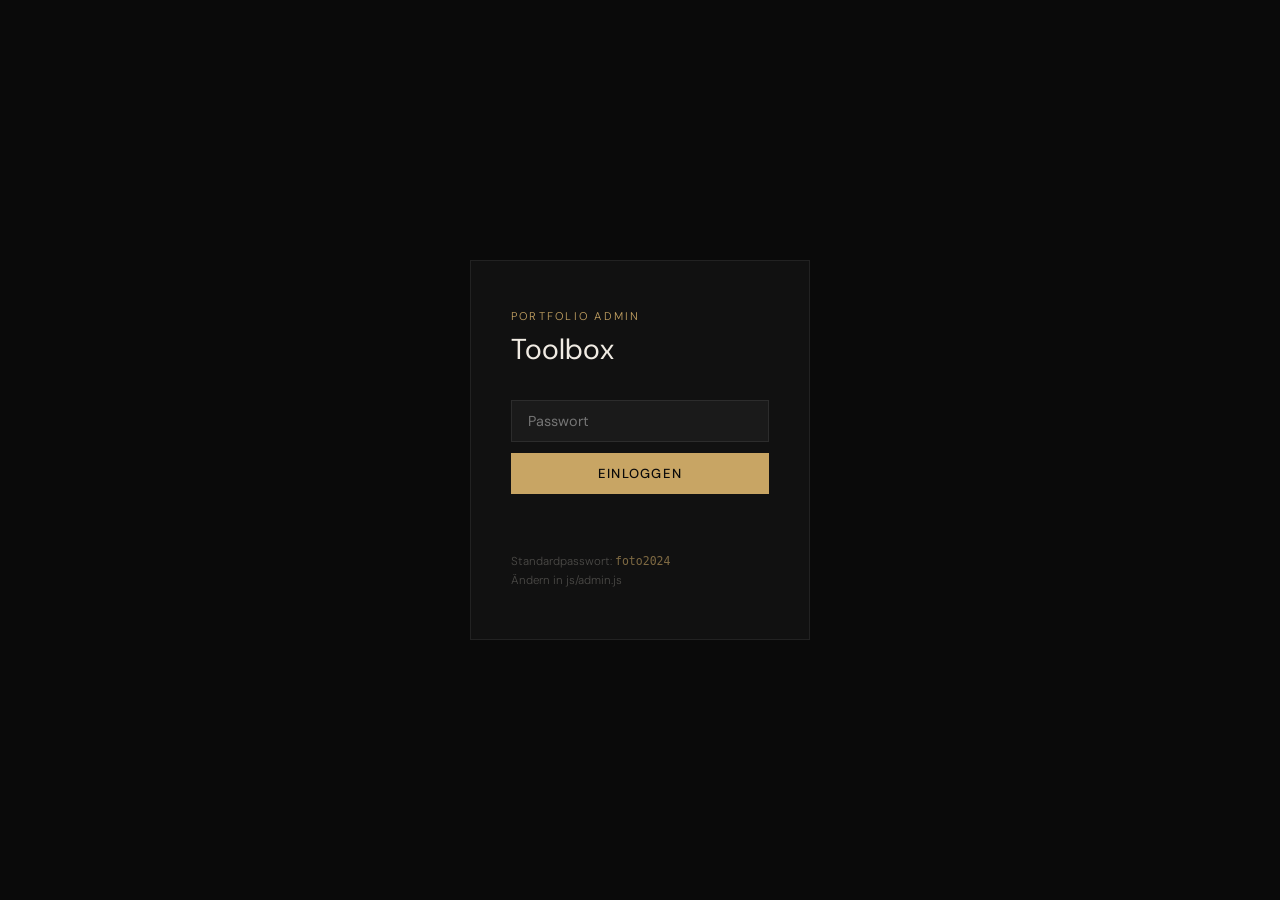
<file: admin.html>
<!DOCTYPE html>
<html lang="de">
<head>
  <meta charset="UTF-8" />
  <meta name="viewport" content="width=device-width, initial-scale=1.0" />
  <title>Admin – Portfolio Toolbox</title>
  <link rel="preconnect" href="https://fonts.googleapis.com" />
  <link rel="preconnect" href="https://fonts.gstatic.com" crossorigin />
  <link href="https://fonts.googleapis.com/css2?family=DM+Sans:wght@300;400;500&family=DM+Mono:wght@400&display=swap" rel="stylesheet" />
  <link rel="stylesheet" href="css/admin.css" />
  <link rel="icon" href="/images/about/logo.png">
</head>
<body>

  <!-- LOGIN SCREEN -->
  <div class="login-screen" id="loginScreen">
    <div class="login-box">
      <p class="login-label">Portfolio Admin</p>
      <h1 class="login-title">Toolbox</h1>
      <div class="login-form">
        <input type="password" id="pwInput" placeholder="Passwort" autocomplete="current-password" />
        <button id="loginBtn">Einloggen</button>
      </div>
      <p class="login-hint" id="loginHint"></p>
      <p class="login-note">Standardpasswort: <code>foto2024</code><br />Ändern in js/admin.js</p>
    </div>
  </div>

  <!-- ADMIN PANEL -->
  <div class="admin-panel" id="adminPanel" style="display:none">

    <aside class="sidebar">
      <div class="sidebar-logo">
        <span class="logo-dot">●</span> Admin
      </div>
      <nav class="sidebar-nav">
        <a href="#" class="snav-item active" data-tab="photos">
          <span class="snav-icon">◈</span> Fotos
        </a>
        <a href="#" class="snav-item" data-tab="about">
          <span class="snav-icon">◉</span> Steckbrief
        </a>
        <a href="#" class="snav-item" data-tab="settings">
          <span class="snav-icon">◎</span> Einstellungen
        </a>
      </nav>
      <div class="sidebar-bottom">
        <a href="index.html" class="sidebar-back">← Portfolio</a>
        <button class="sidebar-logout" id="logoutBtn">Ausloggen</button>
      </div>
    </aside>

    <main class="admin-main" id="adminMain">

      <!-- TAB: PHOTOS -->
      <div class="tab-content active" id="tab-photos">
        <div class="tab-header">
          <h2>Fotos verwalten</h2>
          <button class="btn-primary" id="addPhotoBtn">+ Foto hinzufügen</button>
        </div>
        <p class="tab-note">Änderungen werden in <code>js/data.js</code> übernommen (Code exportieren und ersetzen).</p>

        <div class="photo-table-wrap">
          <table class="photo-table" id="photoTable">
            <thead>
              <tr>
                <th style="width:50px">ID</th>
                <th>Titel</th>
                <th>Kategorie</th>
                <th>Dateipfad</th>
                <th style="width:110px">Aktionen</th>
              </tr>
            </thead>
            <tbody id="photoTableBody"></tbody>
          </table>
        </div>
      </div>

      <!-- TAB: ABOUT -->
      <div class="tab-content" id="tab-about">
        <div class="tab-header">
          <h2>Steckbrief bearbeiten</h2>
          <button class="btn-primary" id="saveAboutBtn">Speichern</button>
        </div>
        <div class="form-grid">
          <div class="form-group">
            <label>Name</label>
            <input type="text" id="aName" />
          </div>
          <div class="form-group">
            <label>E-Mail</label>
            <input type="email" id="aEmail" />
          </div>
          <div class="form-group full">
            <label>Bio Absatz 1</label>
            <textarea id="aBio1" rows="3"></textarea>
          </div>
          <div class="form-group full">
            <label>Bio Absatz 2</label>
            <textarea id="aBio2" rows="3"></textarea>
          </div>
          <div class="form-group">
            <label>Stat 1 (Zahl)</label>
            <input type="text" id="aStat1Num" />
          </div>
          <div class="form-group">
            <label>Stat 1 (Label)</label>
            <input type="text" id="aStat1Label" />
          </div>
          <div class="form-group">
            <label>Stat 2 (Zahl)</label>
            <input type="text" id="aStat2Num" />
          </div>
          <div class="form-group">
            <label>Stat 2 (Label)</label>
            <input type="text" id="aStat2Label" />
          </div>
          <div class="form-group">
            <label>Stat 3 (Zahl)</label>
            <input type="text" id="aStat3Num" />
          </div>
          <div class="form-group">
            <label>Stat 3 (Label)</label>
            <input type="text" id="aStat3Label" />
          </div>
          <div class="form-group full">
            <label>Tags (kommagetrennt)</label>
            <input type="text" id="aTags" />
          </div>
          <div class="form-group">
            <label>Instagram URL</label>
            <input type="url" id="aInstagram" />
          </div>
          <div class="form-group">
            <label>LinkedIn URL</label>
            <input type="url" id="aLinkedin" />
          </div>
          <div class="form-group">
            <label>Portrait-Bildpfad</label>
            <input type="text" id="aPortrait" placeholder="images/portrait.jpg" />
          </div>
        </div>
      </div>

      <!-- TAB: SETTINGS -->
      <div class="tab-content" id="tab-settings">
        <div class="tab-header">
          <h2>Einstellungen</h2>
        </div>
        <div class="settings-grid">
          <div class="settings-card">
            <h3>Passwort ändern</h3>
            <div class="form-group">
              <label>Neues Passwort</label>
              <input type="password" id="newPw" />
            </div>
            <div class="form-group">
              <label>Wiederholen</label>
              <input type="password" id="newPw2" />
            </div>
            <button class="btn-primary" id="savePwBtn">Passwort speichern</button>
            <p class="hint" id="pwHint"></p>
          </div>

          <div class="settings-card">
            <h3>Daten exportieren</h3>
            <p>Exportiert den aktuellen Stand als <code>data.js</code>. Datei in deinen <code>js/</code> Ordner ersetzen.</p>
            <button class="btn-outline" id="exportBtn">data.js exportieren</button>
          </div>

          <div class="settings-card">
            <h3>Deployment</h3>
            <p>Diese Seite funktioniert als statische Website. Einfach in ein GitHub Repository pushen und GitHub Pages aktivieren.</p>
            <div class="code-block">
              git add .<br/>
              git commit -m "Portfolio update"<br/>
              git push origin main
            </div>
          </div>
        </div>
      </div>

    </main>
  </div>

  <!-- MODAL: Foto hinzufügen/bearbeiten -->
  <div class="modal-overlay" id="photoModal" style="display:none">
    <div class="modal">
      <div class="modal-header">
        <h3 id="modalTitle">Foto hinzufügen</h3>
        <button class="modal-close" id="modalClose">✕</button>
      </div>
      <div class="form-grid">
        <div class="form-group full">
          <label>Titel</label>
          <input type="text" id="mTitle" />
        </div>
        <div class="form-group">
          <label>Kategorie</label>
          <select id="mCategory">
            <option value="sport">Sport</option>
            <option value="street">Street</option>
            <option value="portrait">Porträt</option>
            <option value="travel">Reise</option>
          </select>
        </div>
        <div class="form-group">
          <label>Bildpfad (src)</label>
          <input type="text" id="mSrc" placeholder="images/datei.jpg" />
        </div>
        <div class="form-group full">
          <label>Vorschau-Pfad (thumb, leer = gleich wie src)</label>
          <input type="text" id="mThumb" placeholder="images/datei.jpg" />
        </div>
      </div>
      <div class="modal-footer">
        <button class="btn-outline" id="modalCancel">Abbrechen</button>
        <button class="btn-primary" id="modalSave">Speichern</button>
      </div>
    </div>
  </div>

  <script src="js/data.js"></script>
  <script src="js/admin.js"></script>
</body>
</html>
</file>
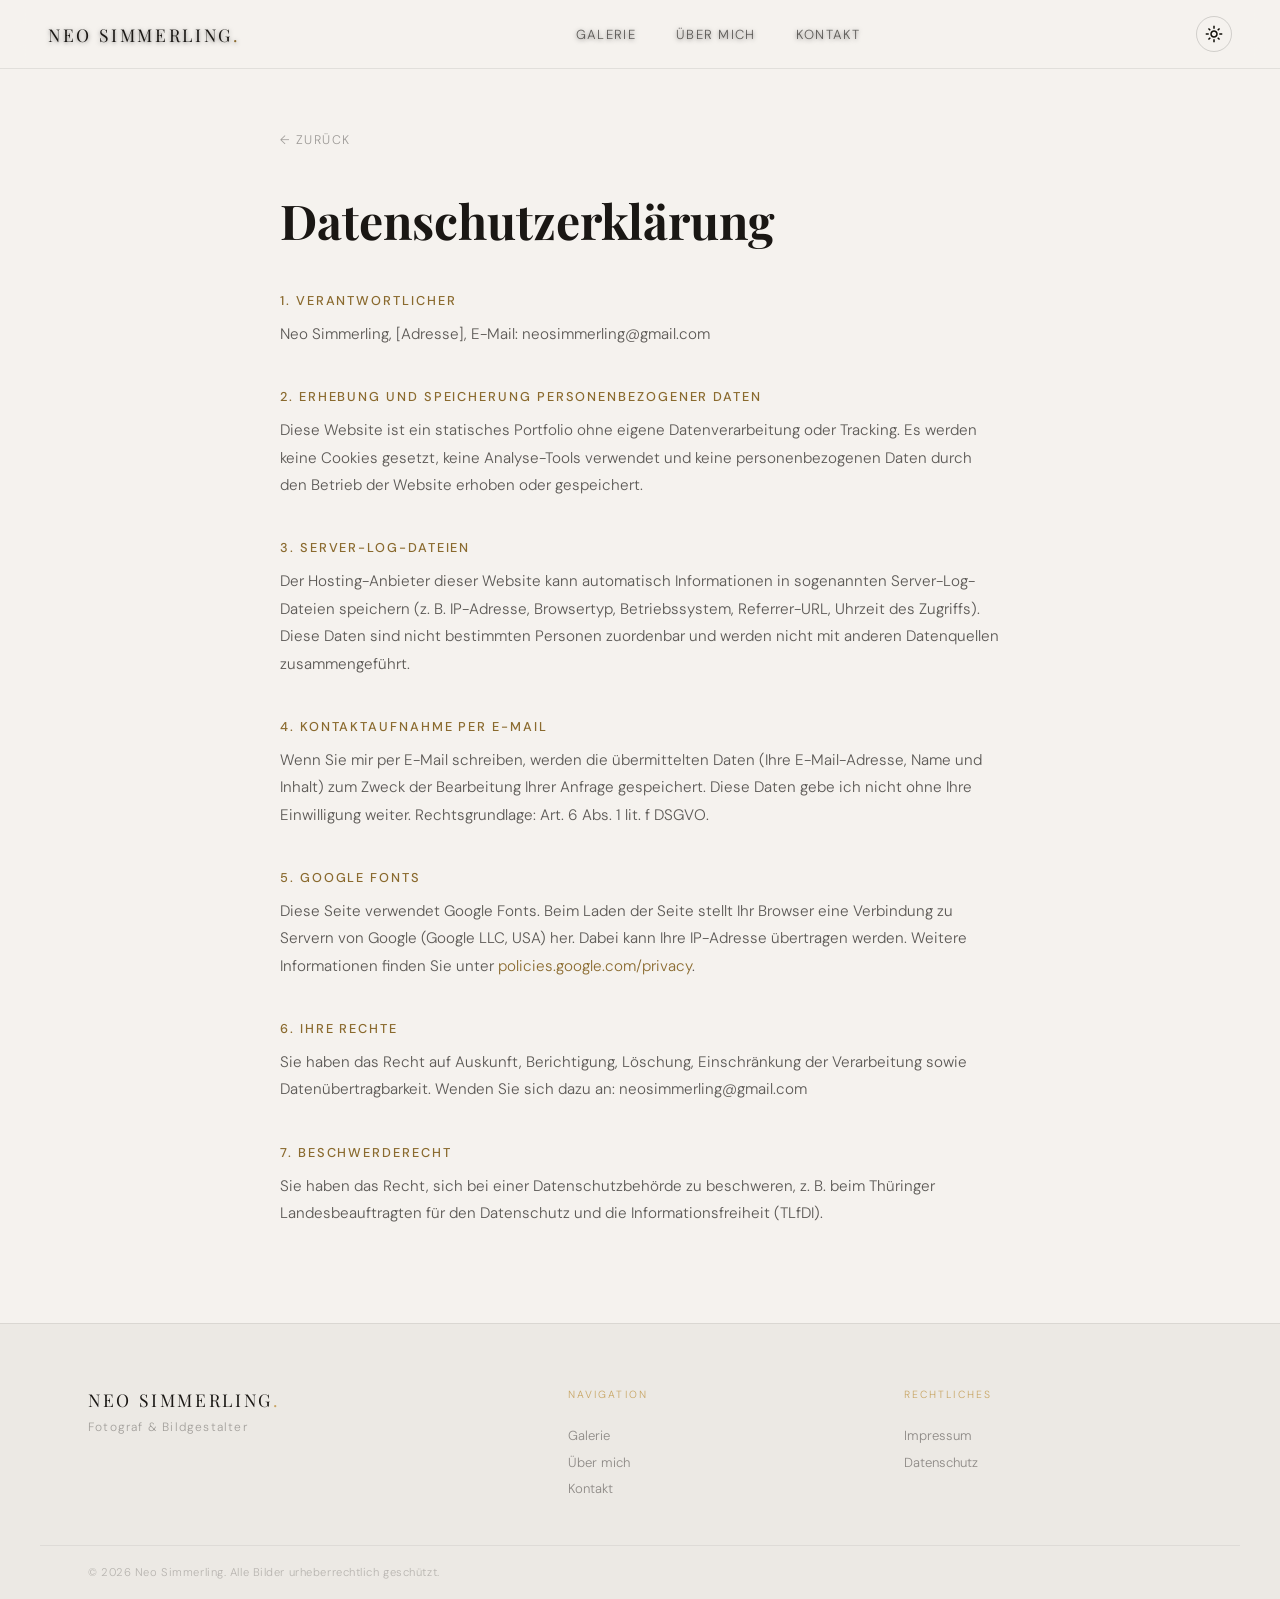
<file: datenschutz.html>
<!DOCTYPE html>
<html lang="de">
<head>
  <meta charset="UTF-8" />
  <meta name="viewport" content="width=device-width, initial-scale=1.0" />
  <title>Datenschutz – Neo Simmerling</title>
  <link rel="preconnect" href="https://fonts.googleapis.com" />
  <link rel="preconnect" href="https://fonts.gstatic.com" crossorigin />
  <link href="https://fonts.googleapis.com/css2?family=Playfair+Display:ital,wght@0,400;0,700;1,400&family=DM+Sans:wght@300;400;500&display=swap" rel="stylesheet" />
  <link rel="stylesheet" href="css/style.css" />
  <link rel="stylesheet" href="css/legal.css" />
</head>
<body>
    <nav class="nav scrolled" id="nav">
    <a href="index.html" class="nav-logo">Neo Simmerling<span>.</span></a>
    <div class="nav-links">
      <a href="index.html#gallery">Galerie</a>
      <a href="index.html#about">Über mich</a>
      <a href="index.html#contact">Kontakt</a>
    </div>
    <div class="nav-right">
      <button class="theme-toggle" id="themeToggle" aria-label="Dark/Light Mode">
        <img class="theme-toggle__icon theme-toggle__icon--dark"  src="icons/darkmode.svg"  alt="Dark Mode"  />
        <img class="theme-toggle__icon theme-toggle__icon--light" src="icons/lightmode.svg" alt="Light Mode" />
      </button>
      <button class="burger" id="burger" aria-label="Menü öffnen">
        <span></span><span></span><span></span>
      </button>
    </div>
  </nav>
  <div class="mobile-menu" id="mobileMenu">
    <a href="index.html#gallery" class="mobile-link">Galerie</a>
    <a href="index.html#about" class="mobile-link">Über mich</a>
    <a href="index.html#contact" class="mobile-link">Kontakt</a>
  </div>

  <main class="legal-page">
    <div class="legal-inner">
      <a href="index.html" class="back-link">← Zurück</a>
      <h1>Datenschutzerklärung</h1>

      <h2>1. Verantwortlicher</h2>
      <p>Neo Simmerling, [Adresse], E-Mail: neosimmerling@gmail.com</p>

      <h2>2. Erhebung und Speicherung personenbezogener Daten</h2>
      <p>
        Diese Website ist ein statisches Portfolio ohne eigene Datenverarbeitung oder Tracking.
        Es werden keine Cookies gesetzt, keine Analyse-Tools verwendet und keine personenbezogenen
        Daten durch den Betrieb der Website erhoben oder gespeichert.
      </p>

      <h2>3. Server-Log-Dateien</h2>
      <p>
        Der Hosting-Anbieter dieser Website kann automatisch Informationen in sogenannten Server-Log-Dateien
        speichern (z. B. IP-Adresse, Browsertyp, Betriebssystem, Referrer-URL, Uhrzeit des Zugriffs).
        Diese Daten sind nicht bestimmten Personen zuordenbar und werden nicht mit anderen Datenquellen zusammengeführt.
      </p>

      <h2>4. Kontaktaufnahme per E-Mail</h2>
      <p>
        Wenn Sie mir per E-Mail schreiben, werden die übermittelten Daten (Ihre E-Mail-Adresse,
        Name und Inhalt) zum Zweck der Bearbeitung Ihrer Anfrage gespeichert. Diese Daten gebe ich
        nicht ohne Ihre Einwilligung weiter. Rechtsgrundlage: Art. 6 Abs. 1 lit. f DSGVO.
      </p>

      <h2>5. Google Fonts</h2>
      <p>
        Diese Seite verwendet Google Fonts. Beim Laden der Seite stellt Ihr Browser eine Verbindung
        zu Servern von Google (Google LLC, USA) her. Dabei kann Ihre IP-Adresse übertragen werden.
        Weitere Informationen finden Sie unter
        <a href="https://policies.google.com/privacy" target="_blank" rel="noopener">policies.google.com/privacy</a>.
      </p>

      <h2>6. Ihre Rechte</h2>
      <p>
        Sie haben das Recht auf Auskunft, Berichtigung, Löschung, Einschränkung der Verarbeitung
        sowie Datenübertragbarkeit. Wenden Sie sich dazu an: neosimmerling@gmail.com
      </p>

      <h2>7. Beschwerderecht</h2>
      <p>
        Sie haben das Recht, sich bei einer Datenschutzbehörde zu beschweren, z. B. beim
        Thüringer Landesbeauftragten für den Datenschutz und die Informationsfreiheit (TLfDI).
      </p>
    </div>
  </main>

  <footer class="footer">
    <div class="footer-inner">
      <div class="footer-brand">
        <span class="footer-logo">Neo Simmerling<span>.</span></span>
        <p class="footer-tagline">Fotograf &amp; Bildgestalter</p>
      </div>
      <div class="footer-nav">
        <p class="footer-nav__label">Navigation</p>
        <a href="index.html#gallery">Galerie</a>
        <a href="index.html#about">Über mich</a>
        <a href="index.html#contact">Kontakt</a>
      </div>
      <div class="footer-nav">
        <p class="footer-nav__label">Rechtliches</p>
        <a href="impressum.html">Impressum</a>
        <a href="datenschutz.html">Datenschutz</a>
      </div>
    </div>
    <div class="footer-bottom">
      <p>&copy; <span id="year"></span> Neo Simmerling. Alle Bilder urheberrechtlich geschützt.</p>
    </div>
  </footer>

      <script>
    const savedTheme = localStorage.getItem("theme") ||
      (window.matchMedia("(prefers-color-scheme: light)").matches ? "light" : "dark");
    document.body.className = savedTheme;
    document.documentElement.setAttribute("data-theme", savedTheme);
    document.getElementById("themeToggle").addEventListener("click", () => {
      const next = document.body.classList.contains("light") ? "dark" : "light";
      document.body.className = next;
      document.documentElement.setAttribute("data-theme", next);
      localStorage.setItem("theme", next);
    });
    document.getElementById("burger").addEventListener("click", () => {
      document.getElementById("mobileMenu").classList.toggle("open");
    });
    document.querySelectorAll(".mobile-link").forEach(l =>
      l.addEventListener("click", () => document.getElementById("mobileMenu").classList.remove("open"))
    );
    document.getElementById("year").textContent = new Date().getFullYear();
  </script>
</body>
</html>
</file>
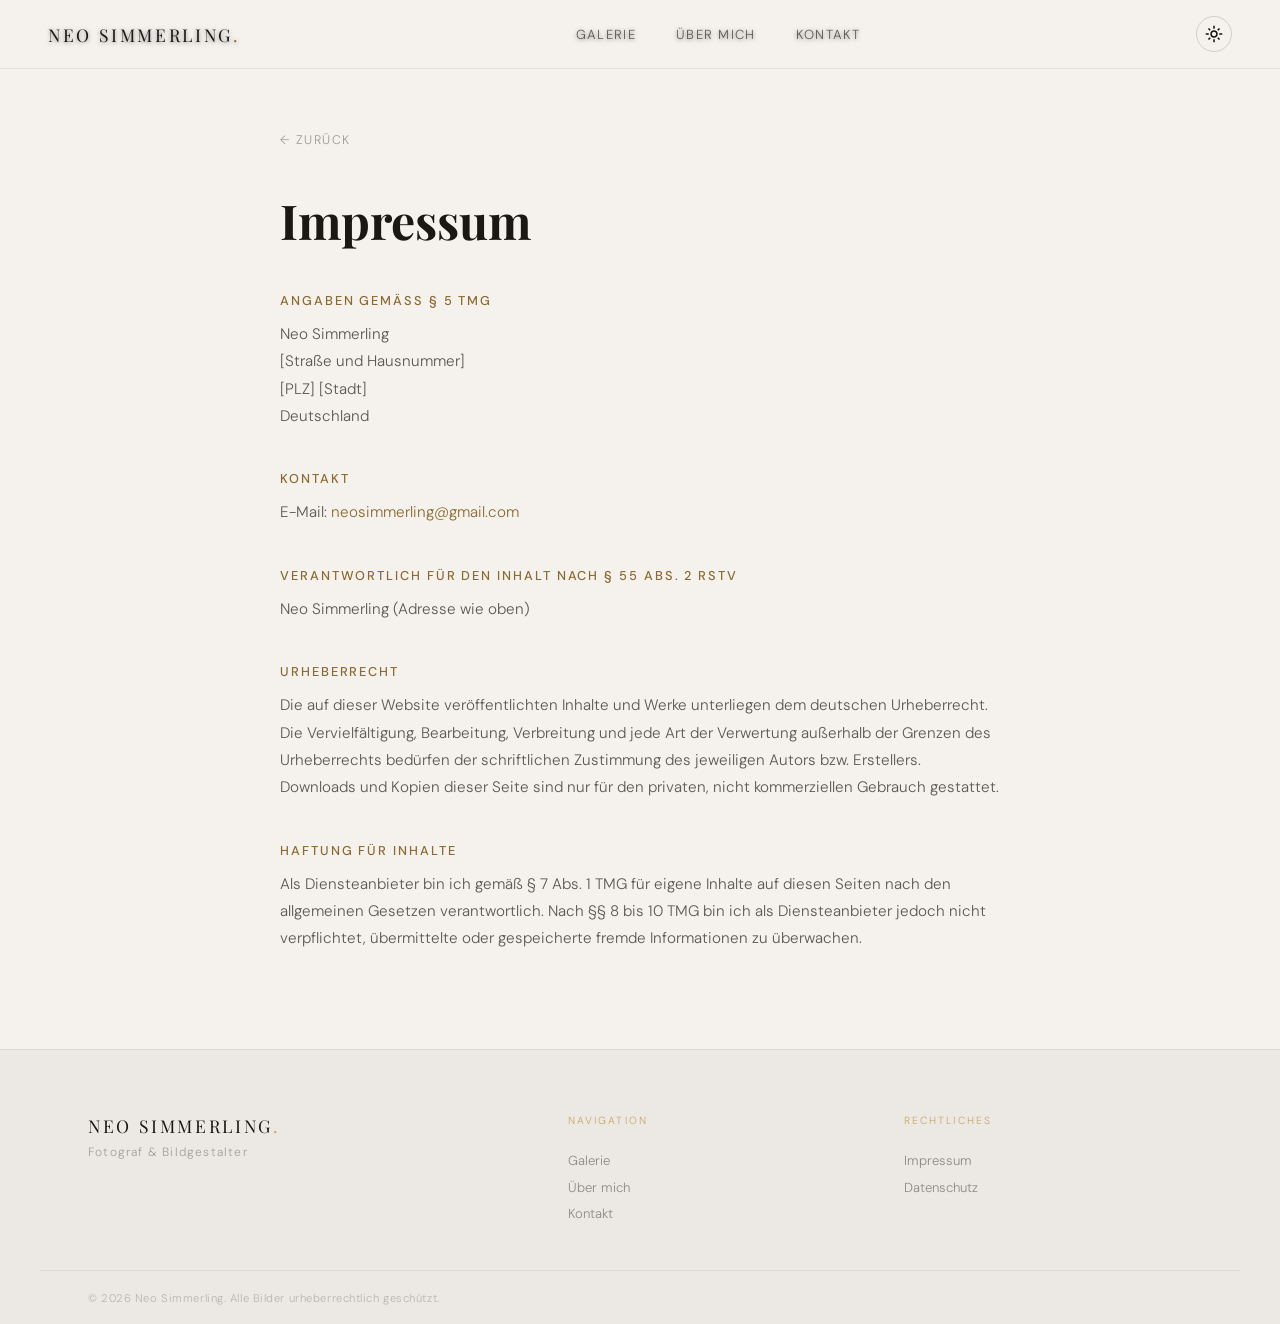
<file: impressum.html>
<!DOCTYPE html>
<html lang="de">
<head>
  <meta charset="UTF-8" />
  <meta name="viewport" content="width=device-width, initial-scale=1.0" />
  <title>Impressum – Neo Simmerling</title>
  <link rel="preconnect" href="https://fonts.googleapis.com" />
  <link rel="preconnect" href="https://fonts.gstatic.com" crossorigin />
  <link href="https://fonts.googleapis.com/css2?family=Playfair+Display:ital,wght@0,400;0,700;1,400&family=DM+Sans:wght@300;400;500&display=swap" rel="stylesheet" />
  <link rel="stylesheet" href="css/style.css" />
  <link rel="stylesheet" href="css/legal.css" />
</head>
<body>
    <nav class="nav scrolled" id="nav">
    <a href="index.html" class="nav-logo">Neo Simmerling<span>.</span></a>
    <div class="nav-links">
      <a href="index.html#gallery">Galerie</a>
      <a href="index.html#about">Über mich</a>
      <a href="index.html#contact">Kontakt</a>
    </div>
    <div class="nav-right">
      <button class="theme-toggle" id="themeToggle" aria-label="Dark/Light Mode">
        <img class="theme-toggle__icon theme-toggle__icon--dark"  src="icons/darkmode.svg"  alt="Dark Mode"  />
        <img class="theme-toggle__icon theme-toggle__icon--light" src="icons/lightmode.svg" alt="Light Mode" />
      </button>
      <button class="burger" id="burger" aria-label="Menü öffnen">
        <span></span><span></span><span></span>
      </button>
    </div>
  </nav>
  <div class="mobile-menu" id="mobileMenu">
    <a href="index.html#gallery" class="mobile-link">Galerie</a>
    <a href="index.html#about" class="mobile-link">Über mich</a>
    <a href="index.html#contact" class="mobile-link">Kontakt</a>
  </div>

  <main class="legal-page">
    <div class="legal-inner">
      <a href="index.html" class="back-link">← Zurück</a>
      <h1>Impressum</h1>

      <h2>Angaben gemäß § 5 TMG</h2>
      <p>
        Neo Simmerling<br />
        [Straße und Hausnummer]<br />
        [PLZ] [Stadt]<br />
        Deutschland
      </p>

      <h2>Kontakt</h2>
      <p>
        E-Mail: <a href="mailto:neosimmerling@gmail.com">neosimmerling@gmail.com</a>
      </p>

      <h2>Verantwortlich für den Inhalt nach § 55 Abs. 2 RStV</h2>
      <p>Neo Simmerling (Adresse wie oben)</p>

      <h2>Urheberrecht</h2>
      <p>
        Die auf dieser Website veröffentlichten Inhalte und Werke unterliegen dem deutschen Urheberrecht.
        Die Vervielfältigung, Bearbeitung, Verbreitung und jede Art der Verwertung außerhalb der Grenzen
        des Urheberrechts bedürfen der schriftlichen Zustimmung des jeweiligen Autors bzw. Erstellers.
        Downloads und Kopien dieser Seite sind nur für den privaten, nicht kommerziellen Gebrauch gestattet.
      </p>

      <h2>Haftung für Inhalte</h2>
      <p>
        Als Diensteanbieter bin ich gemäß § 7 Abs. 1 TMG für eigene Inhalte auf diesen Seiten nach den
        allgemeinen Gesetzen verantwortlich. Nach §§ 8 bis 10 TMG bin ich als Diensteanbieter jedoch nicht
        verpflichtet, übermittelte oder gespeicherte fremde Informationen zu überwachen.
      </p>
    </div>
  </main>

  <footer class="footer">
    <div class="footer-inner">
      <div class="footer-brand">
        <span class="footer-logo">Neo Simmerling<span>.</span></span>
        <p class="footer-tagline">Fotograf &amp; Bildgestalter</p>
      </div>
      <div class="footer-nav">
        <p class="footer-nav__label">Navigation</p>
        <a href="index.html#gallery">Galerie</a>
        <a href="index.html#about">Über mich</a>
        <a href="index.html#contact">Kontakt</a>
      </div>
      <div class="footer-nav">
        <p class="footer-nav__label">Rechtliches</p>
        <a href="impressum.html">Impressum</a>
        <a href="datenschutz.html">Datenschutz</a>
      </div>
    </div>
    <div class="footer-bottom">
      <p>&copy; <span id="year"></span> Neo Simmerling. Alle Bilder urheberrechtlich geschützt.</p>
    </div>
  </footer>

      <script>
    const savedTheme = localStorage.getItem("theme") ||
      (window.matchMedia("(prefers-color-scheme: light)").matches ? "light" : "dark");
    document.body.className = savedTheme;
    document.documentElement.setAttribute("data-theme", savedTheme);
    document.getElementById("themeToggle").addEventListener("click", () => {
      const next = document.body.classList.contains("light") ? "dark" : "light";
      document.body.className = next;
      document.documentElement.setAttribute("data-theme", next);
      localStorage.setItem("theme", next);
    });
    document.getElementById("burger").addEventListener("click", () => {
      document.getElementById("mobileMenu").classList.toggle("open");
    });
    document.querySelectorAll(".mobile-link").forEach(l =>
      l.addEventListener("click", () => document.getElementById("mobileMenu").classList.remove("open"))
    );
    document.getElementById("year").textContent = new Date().getFullYear();
  </script>
</body>
</html>
</file>
<file: css/admin.css>
*, *::before, *::after { box-sizing: border-box; margin: 0; padding: 0; }
html { font-size: 16px; }
body {
  background: #0d0d0d;
  color: #d4cfc8;
  font-family: 'DM Sans', sans-serif;
  font-weight: 300;
  height: 100vh;
  overflow: hidden;
}

/* ── LOGIN ─────────────────────────────────────────────── */
.login-screen {
  height: 100vh;
  display: flex; align-items: center; justify-content: center;
  background: #0a0a0a;
}
.login-box {
  width: 340px;
  padding: 3rem 2.5rem;
  border: 1px solid rgba(255,255,255,0.07);
  background: #111;
}
.login-label {
  font-size: 0.7rem; letter-spacing: 0.2em;
  text-transform: uppercase; color: #c8a564;
  margin-bottom: 0.4rem;
}
.login-title {
  font-size: 1.8rem; font-weight: 400;
  color: #f0ebe3; margin-bottom: 2rem;
}
.login-form { display: flex; flex-direction: column; gap: 0.7rem; }
.login-form input {
  background: #1a1a1a;
  border: 1px solid rgba(255,255,255,0.08);
  color: #d4cfc8;
  padding: 0.7rem 1rem;
  font-family: 'DM Sans', sans-serif;
  font-size: 0.9rem;
  outline: none;
  transition: border-color 0.2s;
}
.login-form input:focus { border-color: rgba(200,165,100,0.4); }
.login-form button {
  background: #c8a564;
  border: none; color: #0a0a0a;
  padding: 0.75rem;
  font-family: 'DM Sans', sans-serif;
  font-size: 0.82rem;
  font-weight: 500;
  letter-spacing: 0.1em;
  text-transform: uppercase;
  cursor: pointer;
  transition: opacity 0.2s;
}
.login-form button:hover { opacity: 0.85; }
.login-hint { margin-top: 0.8rem; font-size: 0.78rem; color: #c0392b; min-height: 1rem; }
.login-note {
  margin-top: 1.8rem;
  font-size: 0.72rem;
  color: rgba(212,207,200,0.3);
  line-height: 1.7;
}
.login-note code { color: rgba(200,165,100,0.6); }

/* ── ADMIN PANEL ────────────────────────────────────────── */
.admin-panel {
  display: flex; height: 100vh;
}

/* SIDEBAR */
.sidebar {
  width: 200px; min-width: 200px;
  background: #0e0e0e;
  border-right: 1px solid rgba(255,255,255,0.05);
  display: flex; flex-direction: column;
  padding: 1.8rem 0;
}
.sidebar-logo {
  padding: 0 1.4rem;
  font-size: 0.75rem; letter-spacing: 0.2em;
  text-transform: uppercase; color: rgba(212,207,200,0.4);
  margin-bottom: 2rem;
}
.logo-dot { color: #c8a564; }
.sidebar-nav { display: flex; flex-direction: column; flex: 1; }
.snav-item {
  display: flex; align-items: center; gap: 0.6rem;
  padding: 0.75rem 1.4rem;
  color: rgba(212,207,200,0.45);
  text-decoration: none;
  font-size: 0.82rem; letter-spacing: 0.05em;
  transition: all 0.2s;
  border-left: 2px solid transparent;
}
.snav-item:hover { color: #d4cfc8; background: rgba(255,255,255,0.03); }
.snav-item.active {
  color: #c8a564;
  border-left-color: #c8a564;
  background: rgba(200,165,100,0.05);
}
.snav-icon { font-size: 0.9rem; }
.sidebar-bottom {
  padding: 1rem 1.4rem;
  border-top: 1px solid rgba(255,255,255,0.05);
  display: flex; flex-direction: column; gap: 0.6rem;
}
.sidebar-back {
  font-size: 0.75rem; color: rgba(212,207,200,0.35);
  text-decoration: none; transition: color 0.2s;
}
.sidebar-back:hover { color: #d4cfc8; }
.sidebar-logout {
  background: none; border: none;
  font-size: 0.75rem; color: rgba(212,207,200,0.25);
  cursor: pointer; text-align: left; padding: 0;
  transition: color 0.2s;
}
.sidebar-logout:hover { color: #c0392b; }

/* MAIN */
.admin-main {
  flex: 1; overflow-y: auto; padding: 2.5rem 3rem;
  background: #0d0d0d;
}
.tab-content { display: none; }
.tab-content.active { display: block; }
.tab-header {
  display: flex; align-items: center; justify-content: space-between;
  margin-bottom: 0.5rem;
}
.tab-header h2 {
  font-size: 1.3rem; font-weight: 400; color: #f0ebe3;
}
.tab-note {
  font-size: 0.75rem; color: rgba(212,207,200,0.3);
  margin-bottom: 1.5rem;
}
.tab-note code { color: rgba(200,165,100,0.5); }

/* BUTTONS */
.btn-primary {
  background: #c8a564; border: none;
  color: #0a0a0a; padding: 0.55rem 1.4rem;
  font-family: 'DM Sans', sans-serif;
  font-size: 0.78rem; font-weight: 500;
  letter-spacing: 0.08em; text-transform: uppercase;
  cursor: pointer; transition: opacity 0.2s;
}
.btn-primary:hover { opacity: 0.85; }
.btn-outline {
  background: none;
  border: 1px solid rgba(200,165,100,0.3);
  color: #c8a564; padding: 0.55rem 1.4rem;
  font-family: 'DM Sans', sans-serif;
  font-size: 0.78rem; letter-spacing: 0.08em;
  text-transform: uppercase; cursor: pointer;
  transition: all 0.2s;
}
.btn-outline:hover { border-color: #c8a564; background: rgba(200,165,100,0.05); }
.btn-danger {
  background: none; border: none;
  color: rgba(192,57,43,0.7); cursor: pointer;
  font-size: 0.78rem; padding: 0.3rem 0.6rem;
  transition: color 0.2s;
}
.btn-danger:hover { color: #c0392b; }
.btn-edit {
  background: none; border: none;
  color: rgba(200,165,100,0.6); cursor: pointer;
  font-size: 0.78rem; padding: 0.3rem 0.6rem;
  transition: color 0.2s;
}
.btn-edit:hover { color: #c8a564; }

/* PHOTO TABLE */
.photo-table-wrap { overflow-x: auto; }
.photo-table {
  width: 100%; border-collapse: collapse;
  font-size: 0.82rem;
}
.photo-table th {
  text-align: left; padding: 0.7rem 1rem;
  font-size: 0.68rem; letter-spacing: 0.12em;
  text-transform: uppercase; color: rgba(212,207,200,0.35);
  border-bottom: 1px solid rgba(255,255,255,0.05);
  font-weight: 400;
}
.photo-table td {
  padding: 0.75rem 1rem;
  border-bottom: 1px solid rgba(255,255,255,0.04);
  color: rgba(212,207,200,0.75);
}
.photo-table tbody tr:hover td { background: rgba(255,255,255,0.02); }
.cat-badge {
  display: inline-block; padding: 0.2rem 0.6rem;
  font-size: 0.68rem; letter-spacing: 0.08em;
  text-transform: uppercase;
  border: 1px solid rgba(200,165,100,0.2);
  color: rgba(200,165,100,0.7);
}

/* FORM */
.form-grid {
  display: grid; grid-template-columns: 1fr 1fr;
  gap: 1.2rem; margin-top: 1.2rem;
}
.form-group { display: flex; flex-direction: column; gap: 0.4rem; }
.form-group.full { grid-column: 1 / -1; }
.form-group label {
  font-size: 0.72rem; letter-spacing: 0.1em;
  text-transform: uppercase; color: rgba(212,207,200,0.35);
}
.form-group input,
.form-group textarea,
.form-group select {
  background: #161616;
  border: 1px solid rgba(255,255,255,0.08);
  color: #d4cfc8;
  padding: 0.6rem 0.8rem;
  font-family: 'DM Sans', sans-serif;
  font-size: 0.85rem;
  outline: none; transition: border-color 0.2s;
  resize: vertical;
}
.form-group input:focus,
.form-group textarea:focus,
.form-group select:focus { border-color: rgba(200,165,100,0.4); }
.form-group select option { background: #1a1a1a; }

/* SETTINGS */
.settings-grid {
  display: grid; grid-template-columns: repeat(auto-fill, minmax(280px, 1fr));
  gap: 1.5rem; margin-top: 1.5rem;
}
.settings-card {
  background: #111;
  border: 1px solid rgba(255,255,255,0.05);
  padding: 1.5rem;
  display: flex; flex-direction: column; gap: 1rem;
}
.settings-card h3 {
  font-size: 0.9rem; font-weight: 500; color: #e0dbd3;
  margin-bottom: 0.2rem;
}
.settings-card p { font-size: 0.8rem; color: rgba(212,207,200,0.45); line-height: 1.6; }
.settings-card p code { color: rgba(200,165,100,0.5); font-family: 'DM Mono', monospace; }
.hint { font-size: 0.75rem; min-height: 1rem; }
.hint.success { color: #27ae60; }
.hint.error { color: #c0392b; }

.code-block {
  font-family: 'DM Mono', monospace;
  font-size: 0.75rem;
  background: #0a0a0a;
  border: 1px solid rgba(255,255,255,0.05);
  padding: 0.8rem 1rem;
  color: rgba(200,165,100,0.6);
  line-height: 1.8;
}

/* MODAL */
.modal-overlay {
  position: fixed; inset: 0; z-index: 300;
  background: rgba(5,5,5,0.85);
  display: flex; align-items: center; justify-content: center;
}
.modal {
  background: #131313;
  border: 1px solid rgba(255,255,255,0.08);
  width: 500px; max-width: 95vw;
  padding: 2rem;
}
.modal-header {
  display: flex; align-items: center; justify-content: space-between;
  margin-bottom: 1rem;
}
.modal-header h3 { font-size: 1rem; font-weight: 400; color: #f0ebe3; }
.modal-close {
  background: none; border: none;
  color: rgba(212,207,200,0.4); cursor: pointer;
  font-size: 0.9rem; transition: color 0.2s;
}
.modal-close:hover { color: #d4cfc8; }
.modal-footer {
  display: flex; justify-content: flex-end; gap: 0.8rem;
  margin-top: 1.5rem;
}

/* SCROLLBAR */
::-webkit-scrollbar { width: 4px; }
::-webkit-scrollbar-track { background: #0a0a0a; }
::-webkit-scrollbar-thumb { background: #2a2a2a; border-radius: 2px; }
</file>
<file: css/style.css>
/* ============================================================
   macOS FENSTER – About + Contact
   ============================================================ */

.mac-section {
  padding: 6rem 0;
  background: #0a0a0a00;
}

/* Das Fenster */
.mac-window {
  max-width: 1200px;
  margin: 0 auto;
  background: #111;
  border: 1px solid rgba(255,255,255,0.08);
  border-radius: 12px;
  overflow: hidden;
  box-shadow: 0 40px 100px rgba(0,0,0,0.6);
}

/* Titelleiste */
.mac-titlebar {
  display: flex;
  align-items: center;
  gap: 8px;
  padding: 0.85rem 1.2rem;
  background: rgba(255,255,255,0.04);
  border-bottom: 1px solid rgba(255,255,255,0.07);
}
.mac-dots { display: flex; gap: 8px; align-items: center; }
.mac-dot {
  width: 13px; height: 13px; border-radius: 50%;
  display: inline-block; flex-shrink: 0; transition: filter 0.2s;
}
.mac-dot--red    { background: #ff5f57; box-shadow: 0 0 0 1px rgba(255,95,87,0.3); }
.mac-dot--yellow { background: #febc2e; box-shadow: 0 0 0 1px rgba(254,188,46,0.3); }
.mac-dot--green  { background: #28c840; box-shadow: 0 0 0 1px rgba(40,200,64,0.3); }
.mac-window:hover .mac-dot { filter: brightness(1.1); }
.mac-titlebar__title {
  flex: 1; text-align: center;
  font-size: 0.72rem; letter-spacing: 0.1em;
  color: rgba(232,226,217,0.3);
  font-family: 'DM Sans', sans-serif;
  user-select: none;
}
.mac-titlebar__spacer { width: 50px; }

/* Fenster-Body */
.mac-body { padding: 2.5rem; }

/* Bereich-Label (wie Finder-Sidebar-Titel) */
.mac-pane__label {
  font-size: 0.75rem;
  letter-spacing: 0.22em;
  text-transform: uppercase;
  color: rgba(232,226,217,0.5);
  margin-bottom: 1.8rem;
  padding-bottom: 0.6rem;
  border-bottom: 1px solid rgba(255,255,255,0.07);
}

.mac-pane__label:hover {
  color: #c8a564;
}

/* Trennlinie zwischen Panes */
.mac-separator {
  height: 1px;
  background: rgba(255,255,255,0.06);
  margin: 2.5rem 0;
}

/* ── About-Grid ──────────────────────────────────────────── */
.mac-about-grid {
  display: grid;
  grid-template-columns: 260px 1fr;
  gap: 2.5rem;
  align-items: start;
}

/* Foto */
.mac-photo {
  border-radius: 6px;
  overflow: hidden;
  border: 1px solid rgba(255,255,255,0.07);
}
.mac-photo .about-img-placeholder {
  width: 100%; height: 300px;
  position: relative; overflow: hidden; background: #0e0e0e;
}
.mac-photo .about-img-fallback {
  position: absolute; inset: 0;
  background: linear-gradient(160deg, #1a1410, #0d1520);
  display: flex; align-items: center; justify-content: center;
}
.mac-photo .about-img-fallback svg { width: 80px; opacity: 0.3; }
.about-img {
  width: 100%; height: 100%;
  object-fit: cover; object-position: center 70%; display: block;
  transition: transform 0.6s ease;
}
.mac-photo:hover .about-img { transform: scale(1.03); }
.mac-photo__label {
  padding: 1rem 1.2rem;
  background: rgba(255,255,255,0.03);
  border-top: 1px solid rgba(255,255,255,0.06);
}
.mac-photo__name {
  display: block;
  font-family: 'Playfair Display', serif;
  font-size: 1rem; color: #e8e2d9;
}
.mac-photo__role {
  display: block;
  font-size: 0.68rem; letter-spacing: 0.15em;
  text-transform: uppercase; color: #c8a564; margin-top: 0.2rem;
}

/* Bio + Name */
.mac-name {
  font-family: 'Playfair Display', serif;
  font-size: clamp(1.4rem, 2.5vw, 2rem);
  color: #f0ebe3; margin-bottom: 1.2rem;
}
.about-bio p {
  line-height: 1.85; color: rgba(232,226,217,0.65);
  margin-bottom: 0.85rem; font-size: 0.95rem;
}
.about-tags { display: flex; flex-wrap: wrap; gap: 0.5rem; margin-top: 1rem; }
.tag {
  padding: 0.3rem 0.85rem;
  border: 1px solid rgba(200,165,100,0.22);
  font-size: 0.72rem; letter-spacing: 0.08em;
  color: rgba(200,165,100,0.75); border-radius: 2px;
}

/* Stats */
.mac-divider {
  height: 1px; background: rgba(255,255,255,0.06);
  margin: 1.8rem 0;
}
.mac-stats {
  display: grid; grid-template-columns: repeat(3, 1fr); gap: 1rem;
}
.mac-stats .stat {
  text-align: center; padding: 1.2rem 0.5rem;
  border: 1px solid rgba(255,255,255,0.05);
  border-radius: 4px; background: rgba(255,255,255,0.02);
  transition: background 0.3s, border-color 0.3s;
}
.mac-stats .stat:hover {
  background: rgba(200,165,100,0.05);
  border-color: rgba(200,165,100,0.2);
}
.stat-num {
  display: block; font-family: 'Playfair Display', serif;
  font-size: 2rem; color: #c8a564; line-height: 1;
}
.stat-label {
  font-size: 0.62rem; letter-spacing: 0.12em;
  text-transform: uppercase; color: rgba(232,226,217,0.3);
  margin-top: 0.4rem; display: block;
}

/* ── Kontakt ─────────────────────────────────────────────── */
.mac-contact {
  display: grid;
  grid-template-columns: 1fr 1fr;
  gap: 3rem;
  align-items: stretch;
}
.mac-contact__headline {
  display: flex; flex-direction: column; justify-content: center;
}
.mac-contact__title {
  font-family: 'Playfair Display', serif;
  font-size: clamp(1.6rem, 3vw, 2.4rem);
  color: #f0ebe3; margin-bottom: 0.8rem;
}
.mac-contact__sub {
  color: rgba(232,226,217,0.45); font-size: 0.9rem; line-height: 1.7;
}
.mac-contact__links {
  display: flex; flex-direction: column; gap: 0.6rem;
  height: 100%;
}
.mac-contact__item {
  display: flex; justify-content: space-between; align-items: center;
  padding: 1rem 1.2rem;
  border: 1px solid rgba(255,255,255,0.07);
  border-radius: 8px;
  text-decoration: none; color: inherit;
  background: rgba(255,255,255,0.025);
  transition: border-color 0.25s, background 0.25s, transform 0.2s;
  gap: 1rem;
}
.mac-contact__item:hover {
  border-color: rgba(200,165,100,0.3);
  background: rgba(200,165,100,0.04);
  transform: translateX(4px);
}
.mac-contact__key {
  font-size: 0.72rem; letter-spacing: 0.12em;
  text-transform: uppercase; color: #c8a564;
  white-space: nowrap;
}
.mac-contact__val {
  font-size: 0.82rem; color: rgba(232,226,217,0.5);
  text-align: right; word-break: break-all;
}

/* ── Responsive ──────────────────────────────────────────── */
@media (max-width: 1100px) {
  .mac-section { padding: 5rem 2rem; }
}
@media (max-width: 900px) {
  .mac-section { padding: 4rem 1.5rem; }
  .mac-body { padding: 2rem; }
  .mac-about-grid { grid-template-columns: 1fr; }
  .mac-photo .about-img-placeholder { height: 380px; }
  .mac-stats { grid-template-columns: repeat(3, 1fr); }
}
@media (max-width: 640px) {
  .mac-section { padding: 3rem 0.75rem; }
  .mac-body { padding: 1.25rem; }
  .mac-titlebar { padding: 0.65rem 1rem; }
  .mac-dot { width: 11px; height: 11px; }
  .mac-about-grid { grid-template-columns: 1fr; }
  .mac-photo .about-img-placeholder { height: 480px; }
  .mac-contact__item { flex-direction: column; align-items: flex-start; gap: 0.3rem; }
  .mac-contact__val { text-align: left; }
  .mac-stats { gap: 0.5rem; }
  .stat-num { font-size: 1.6rem; }
}


/* Bio rechte Seite */
.mac-about-right { display: flex; flex-direction: column; }

/* Contact links als Grid für gleiche Höhen */
.mac-contact__links {
  display: grid;
  grid-template-rows: 1fr 1fr 1fr;
  gap: 0.6rem;
}
.mac-contact__item {
  display: flex; justify-content: space-between; align-items: center;
  padding: 0 1.2rem;
  border: 1px solid rgba(255,255,255,0.07);
  border-radius: 8px;
  text-decoration: none; color: inherit;
  background: rgba(255,255,255,0.025);
  transition: border-color 0.25s, background 0.25s, transform 0.2s;
  gap: 1rem;
}
.mac-contact__item:hover {
  border-color: rgba(200,165,100,0.3);
  background: rgba(200,165,100,0.04);
  transform: translateX(4px);
}
/* === RESET & BASE === */
a { color: inherit; text-decoration: none; }
*, *::before, *::after { box-sizing: border-box; margin: 0; padding: 0; }
html { scroll-behavior: smooth; font-size: 16px; -webkit-text-size-adjust: 100%; }
body {
  background: #0a0a0a;
  color: #e8e2d9;
  font-family: 'DM Sans', sans-serif;
  font-weight: 300;
  overflow-x: hidden;
}

/* Download-Schutz */
img { -webkit-user-drag: none; user-drag: none; pointer-events: none; }
a.masonry-item, a.album-card { pointer-events: auto; }
.lb-img, .about-img { pointer-events: none; }

::selection { background: rgba(200,165,100,0.3); }

/* === SCROLLBAR === */
::-webkit-scrollbar { width: 4px; }
::-webkit-scrollbar-track { background: #0a0a0a; }
::-webkit-scrollbar-thumb { background: #3a3226; border-radius: 2px; }

/* === NAV === */
.nav {
  position: fixed; top: 0; left: 0; right: 0; z-index: 100;
  display: flex; align-items: center; justify-content: space-between;
  padding: 1.4rem 3rem;
  transition: background 0.4s, padding 0.4s;
  background: linear-gradient(to bottom, rgba(10,10,10,0.7) 0%, transparent 100%);
}
.nav.scrolled {
  background: rgba(10,10,10,0.92);
  backdrop-filter: blur(12px);
  -webkit-backdrop-filter: blur(12px);
  padding: 1rem 3rem;
  border-bottom: 1px solid rgba(255,255,255,0.06);
}
/* Light-Mode: Nav immer mit Hintergrund damit Icons sichtbar bleiben */
body.light .nav {
  background: rgba(240,236,230,0.92);
  backdrop-filter: blur(12px);
  -webkit-backdrop-filter: blur(12px);
  border-bottom: 1px solid rgba(0,0,0,0.08);
}
body.light .nav.scrolled {
  background: rgba(240,236,230,0.97);
  border-bottom: 1px solid rgba(0,0,0,0.1);
}
.nav-logo {
  font-family: 'Playfair Display', serif;
  font-size: 1.1rem; letter-spacing: 0.15em;
  color: #e8e2d9; text-decoration: none; text-transform: uppercase;
  text-shadow: 0 1px 4px rgba(0,0,0,0.5);
}
.nav-logo span { color: #c8a564; }
.nav-links { display: flex; gap: 2.5rem; }
.nav-links a {
  color: rgba(232,226,217,0.85);
  text-decoration: none;
  font-size: 0.82rem; letter-spacing: 0.1em; text-transform: uppercase;
  transition: color 0.2s;
  text-shadow: 0 1px 4px rgba(0,0,0,0.5);
}
.nav-links a:hover { color: #c8a564; }
.nav-right {
  display: flex; align-items: center; gap: 1rem;
}
.theme-toggle {
  width: 36px; height: 36px;
  background: none;
  border: 1px solid rgba(255,255,255,0.12);
  border-radius: 50%;
  cursor: pointer;
  display: flex; align-items: center; justify-content: center;
  color: rgba(232,226,217,0.6);
  font-size: 0.9rem;
  transition: border-color 0.2s, color 0.2s, background 0.2s;
  -webkit-tap-highlight-color: transparent;
  flex-shrink: 0;
}
.theme-toggle:hover { border-color: #c8a564; color: #c8a564; }
.theme-toggle__icon { display: none; width: 18px; height: 18px; pointer-events: none; }
body.dark  .theme-toggle__icon--dark  { display: block; }
body.light .theme-toggle__icon--light { display: block; }

/* Icon im Light Mode dunkel färben */
body.light .theme-toggle__icon { filter: invert(1) sepia(1) saturate(2) hue-rotate(10deg) brightness(0.4); }
body.theme-transitioning,
body.theme-transitioning * {
  transition: background 0.3s ease, color 0.3s ease, border-color 0.3s ease !important;
}

.nav-links a.active { color: #c8a564; }
.nav-links a.active::after {
  content: '';
  display: block;
  width: 100%; height: 1px;
  background: #c8a564;
  margin-top: 2px;
  animation: navUnderline 0.25s ease;
}
@keyframes navUnderline { from { width: 0; } to { width: 100%; } }

.burger {
  display: none; flex-direction: column; gap: 5px;
  background: none; border: none; cursor: pointer; padding: 8px;
  -webkit-tap-highlight-color: transparent;
}
.burger span { display: block; width: 22px; height: 1.5px; background: #e8e2d9; transition: all 0.3s; }

/* === MOBILE MENU === */
.mobile-menu {
  display: none; position: fixed; inset: 0; z-index: 99;
  background: #0a0a0a;
  flex-direction: column; align-items: center; justify-content: center;
  gap: 2.5rem;
}
.mobile-menu.open { display: flex; }
.mobile-link {
  font-family: 'Playfair Display', serif;
  font-size: 2.2rem; color: #e8e2d9; text-decoration: none;
  transition: color 0.2s; -webkit-tap-highlight-color: transparent;
}
.mobile-link:hover { color: #c8a564; }

/* === HERO === */
.hero { position: relative; height: 100vh; display: flex; align-items: center; overflow: hidden; }
.hero-bg { position: absolute; inset: 0; }
.hero-img { width: 100%; height: 100%; background-size: cover; background-position: center 60%; }
.hero-placeholder {
  width: 100%; height: 100%;
  background: linear-gradient(135deg, #1a1410 0%, #0d1520 50%, #0a0a0a 100%);
}
.hero-placeholder::before {
  content: '';
  position: absolute; inset: 0;
  background:
    radial-gradient(ellipse 60% 60% at 70% 40%, rgba(20,40,80,0.5) 0%, transparent 70%),
    radial-gradient(ellipse 40% 40% at 20% 70%, rgba(80,50,20,0.3) 0%, transparent 60%);
}
.hero-placeholder::after {
  content: 'Hero-Bild hier\A(Bild in CSS oder als <img> einfügen)';
  white-space: pre;
  position: absolute; inset: 0;
  display: flex; align-items: center; justify-content: center;
  font-size: 0.8rem; color: rgba(255,255,255,0.12);
  text-align: center; font-family: 'DM Sans', sans-serif;
}
.hero-overlay {
  position: absolute; inset: 0;
  background:
    linear-gradient(to bottom, rgba(10,10,10,0.85) 0%, transparent 20%),
    linear-gradient(to right, rgba(10,10,10,0.4) 30%, rgba(10,10,10,0.05) 100%);
  z-index: 1;
}
.hero-content { position: relative; z-index: 2; padding: 0 3rem; max-width: 700px; }
.hero-eyebrow { font-size: 0.75rem; letter-spacing: 0.25em; text-transform: uppercase; color: #c8a564; margin-bottom: 1.2rem; }
.hero-title { font-family: 'Playfair Display', serif; font-size: clamp(3rem, 7vw, 5.5rem); line-height: 1.1; color: #f0ebe3; margin-bottom: 1.2rem; }
.hero-title em { font-style: italic; color: #c8a564; }
.hero-sub { font-size: 0.85rem; letter-spacing: 0.2em; text-transform: uppercase; color: rgba(232,226,217,0.5); margin-bottom: 2.5rem; }
.btn-hero {
  display: inline-block; padding: 0.85rem 2.2rem;
  border: 1px solid #c8a564; color: #c8a564;
  text-decoration: none; font-size: 0.8rem; letter-spacing: 0.15em; text-transform: uppercase;
  transition: all 0.3s; -webkit-tap-highlight-color: transparent;
}
.btn-hero:hover { background: #c8a564; color: #0a0a0a; }
.hero-scroll {
  position: absolute; bottom: 2rem; left: 50%; transform: translateX(-50%);
  display: flex; flex-direction: column; align-items: center; gap: 0.6rem; z-index: 2;
}
.hero-scroll span { font-size: 0.65rem; letter-spacing: 0.2em; text-transform: uppercase; color: rgba(232,226,217,0.4); }
.scroll-line { width: 1px; height: 50px; background: linear-gradient(to bottom, #c8a564, transparent); animation: scrollAnim 2s ease-in-out infinite; }
@keyframes scrollAnim { 0%,100% { opacity:1; } 50% { opacity:0.3; } }

/* === SECTION COMMONS === */
.section-eyebrow { font-size: 0.72rem; letter-spacing: 0.25em; text-transform: uppercase; color: #c8a564; margin-bottom: 0.6rem; }
.section-title { font-family: 'Playfair Display', serif; font-size: clamp(1.8rem, 4vw, 3rem); color: #f0ebe3; font-weight: 400; }

/* === GALLERY === */
.gallery-section { padding: 6rem 3rem; }
.section-header { text-align: center; margin-bottom: 3rem; }

/* NEU Badge */
.album-badge-new {
  position: absolute; top: 10px; left: 10px;
  background: #c8a564; color: #0a0a0a;
  font-family: 'DM Sans', sans-serif; font-size: 0.62rem;
  font-weight: 500; letter-spacing: 0.15em; text-transform: uppercase;
  padding: 0.25rem 0.6rem; z-index: 6; pointer-events: none;
}

/* FILTER */
.filter-bar { display: flex; flex-wrap: wrap; gap: 0.6rem; justify-content: center; margin-bottom: 3rem; }
.filter-btn {
  padding: 0.5rem 1.4rem; background: none;
  border: 1px solid rgba(232,226,217,0.15);
  color: rgba(232,226,217,0.5);
  font-family: 'DM Sans', sans-serif; font-size: 0.78rem;
  letter-spacing: 0.12em; text-transform: uppercase;
  cursor: pointer; transition: all 0.2s;
  -webkit-tap-highlight-color: transparent;
}
.filter-btn:hover { border-color: rgba(200,165,100,0.5); color: #c8a564; }
.filter-btn.active { border-color: #c8a564; color: #c8a564; background: rgba(200,165,100,0.07); }

/* GALLERY GRID */
.masonry {
  display: grid;
  grid-template-columns: repeat(3, 1fr);
  gap: 1rem;
}
.masonry-item { position: relative; overflow: hidden; cursor: pointer; display: block; }
.masonry-item.hidden { display: none; }
.masonry-item img { width: 100%; display: block; transition: transform 0.5s cubic-bezier(0.25,0.46,0.45,0.94); }
.album-card .img-wrap { height: 280px !important; min-height: unset !important; }
.album-card .img-wrap img { height: 100% !important; object-fit: cover; object-position: center; }
.masonry-item:hover img { transform: scale(1.04); }
.masonry-item { pointer-events: auto; }
.masonry-item .item-overlay {
  position: absolute; inset: 0;
  background: linear-gradient(to top, rgba(10,10,10,0.85) 0%, transparent 60%);
  opacity: 0; transition: opacity 0.3s;
  display: flex; align-items: flex-end; justify-content: space-between;
  padding: 1.2rem; gap: 0.5rem;
  pointer-events: none;
}
.masonry-item:hover .item-overlay { opacity: 1; }
.item-title { font-family: 'Playfair Display', serif; font-size: 0.95rem; color: #f0ebe3; }
.item-cat { font-size: 0.68rem; letter-spacing: 0.15em; text-transform: uppercase; color: #c8a564; margin-top: 0.2rem; }

/* === LIGHTBOX === */
.lightbox {
  display: none; position: fixed; inset: 0; z-index: 200;
  background: rgba(5,5,5,0.97);
  align-items: center; justify-content: center; flex-direction: column;
  touch-action: pan-y;
}
.lightbox.open { display: flex; }
.lb-img-wrap { max-width: 92vw; max-height: 78vh; position: relative; }
.lb-img {
  max-width: 100%; max-height: 78vh; object-fit: contain; display: block;
  -webkit-user-select: none; user-select: none;
  opacity: 0; filter: blur(12px);
  transition: opacity 0.45s ease, filter 0.45s ease;
}
.lb-img.img-loaded { opacity: 1; filter: blur(0); }
.lb-close {
  position: absolute; top: 1rem; right: 1rem;
  background: rgba(10,10,10,0.7); border: 1px solid rgba(232,226,217,0.2);
  color: rgba(232,226,217,0.8);
  width: 44px; height: 44px; font-size: 1.1rem; cursor: pointer;
  transition: all 0.2s; display: flex; align-items: center; justify-content: center;
  -webkit-tap-highlight-color: transparent;
}
.lb-close:hover { border-color: #c8a564; color: #c8a564; }
.lb-prev, .lb-next {
  position: absolute; top: 50%; transform: translateY(-50%);
  background: rgba(10,10,10,0.6); border: 1px solid rgba(232,226,217,0.15);
  color: rgba(232,226,217,0.7); width: 48px; height: 48px;
  font-size: 1.2rem; cursor: pointer; transition: all 0.2s;
  display: flex; align-items: center; justify-content: center;
  -webkit-tap-highlight-color: transparent;
}
.lb-prev { left: 1rem; }
.lb-next { right: 1rem; }
.lb-prev:hover, .lb-next:hover { border-color: #c8a564; color: #c8a564; }
.lb-meta { text-align: center; margin-top: 1rem; padding: 0 1rem; }
.lb-title { font-family: 'Playfair Display', serif; font-size: 1rem; color: #f0ebe3; }
.lb-cat { font-size: 0.72rem; letter-spacing: 0.2em; text-transform: uppercase; color: #c8a564; margin-top: 0.3rem; }

/* === FOOTER === */
.footer { background: #080808; border-top: 1px solid rgba(255,255,255,0.06); }
.footer-inner {
  display: grid;
  grid-template-columns: 1.5fr 1fr 1fr;
  gap: 3rem; padding: 4rem 3rem 3rem;
  max-width: 1200px; margin: 0 auto;
}
.footer-bottom {
  display: flex; align-items: center; justify-content: space-between;
  padding: 1.2rem 3rem;
  border-top: 1px solid rgba(255,255,255,0.05);
  max-width: 1200px; margin: 0 auto;
}
.footer-logo {
  font-family: 'Playfair Display', serif; font-size: 1.1rem;
  letter-spacing: 0.15em; color: #e8e2d9; text-transform: uppercase;
}
.footer-logo span { color: #c8a564; }
.footer-tagline { font-size: 0.75rem; color: rgba(232,226,217,0.3); letter-spacing: 0.1em; margin-top: 0.4rem; }
.footer-socials { display: flex; gap: 1rem; margin-top: 1.5rem; flex-wrap: wrap; }
.footer-social {
  color: rgba(232,226,217,0.4); text-decoration: none;
  font-size: 0.72rem; letter-spacing: 0.12em; text-transform: uppercase;
  border: 1px solid rgba(255,255,255,0.1); padding: 0.35rem 0.8rem; border-radius: 2px;
  transition: color 0.2s, border-color 0.2s;
}
.footer-social:hover { color: #c8a564; border-color: rgba(200,165,100,0.4); }
.footer-nav__label {
  font-size: 0.65rem; letter-spacing: 0.2em; text-transform: uppercase;
  color: #c8a564; margin-bottom: 1rem;
}
.footer-nav { display: flex; flex-direction: column; gap: 0.6rem; }
.footer-nav a {
  color: rgba(232,226,217,0.4); text-decoration: none;
  font-size: 0.82rem; transition: color 0.2s;
}
.footer-nav a:hover { color: #e8e2d9; }
.footer-bottom p { font-size: 0.7rem; color: rgba(232,226,217,0.2); letter-spacing: 0.05em; }
.footer-links { display: flex; gap: 1.2rem; }
.footer-links a {
  color: rgba(232,226,217,0.3); text-decoration: none;
  font-size: 0.75rem; letter-spacing: 0.08em; transition: color 0.2s;
}
.footer-links a:hover { color: #c8a564; }
.footer-admin-link { color: rgba(232,226,217,0.1); text-decoration: none; font-size: 0.9rem; transition: color 0.3s; }
.footer-admin-link:hover { color: rgba(200,165,100,0.5); }

/* === FADE-IN === */
.fade-in { opacity: 0; transform: translateY(20px); transition: opacity 0.6s ease, transform 0.6s ease; }
.fade-in.visible { opacity: 1; transform: translateY(0); }

/* === SCROLL-TO-TOP === */
.scroll-top {
  position: fixed; bottom: 2rem; right: 2rem; z-index: 90;
  width: 44px; height: 44px;
  background: rgba(10,10,10,0.85);
  border: 1px solid rgba(200,165,100,0.35); color: #c8a564;
  font-size: 1.1rem; cursor: pointer; border-radius: 2px;
  display: flex; align-items: center; justify-content: center;
  opacity: 0; transform: translateY(10px);
  transition: opacity 0.3s, transform 0.3s, border-color 0.2s, background 0.2s;
  pointer-events: none;
  backdrop-filter: blur(8px); -webkit-backdrop-filter: blur(8px);
  -webkit-tap-highlight-color: transparent;
}
.scroll-top.visible { opacity: 1; transform: translateY(0); pointer-events: auto; }
.scroll-top:hover { background: rgba(200,165,100,0.1); border-color: #c8a564; }

/* === LIGHT MODE === */
body.light {
  background: #f5f2ee;
  color: #1a1714;
}
body.light .nav.scrolled {
  background: rgba(245,242,238,0.92);
  border-bottom-color: rgba(0,0,0,0.08);
}
body.light .nav-logo { color: #1a1714; }
body.light .nav-links a { color: rgba(26,23,20,0.65); }
body.light .nav-links a:hover { color: #8a6a2e; }
body.light .nav-logo span { color: #8a6a2e; }
body.light .theme-toggle { border-color: rgba(0,0,0,0.15); color: rgba(26,23,20,0.6); }
body.light .theme-toggle:hover { border-color: #8a6a2e; color: #8a6a2e; }
body.light .burger span { background: #1a1714; }
body.light .mobile-menu { background: #f5f2ee; }
body.light .mobile-link { color: #1a1714; }
body.light .mobile-link:hover { color: #8a6a2e; }

body.light .gallery-section { background: #f5f2ee; }
body.light .filter-btn { border-color: rgba(0,0,0,0.12); color: rgba(26,23,20,0.45); }
body.light .filter-btn.active { border-color: #8a6a2e; color: #8a6a2e; background: rgba(138,106,46,0.07); }
body.light .filter-btn:hover { border-color: rgba(138,106,46,0.4); color: #8a6a2e; }
body.light .item-title { color: #f0ebe3; }

body.light .about-section { background: #f5f2ee; }
body.light .about-card { background: #fff; border-color: rgba(0,0,0,0.07); }
body.light .about-card::before { background: linear-gradient(90deg, transparent, rgba(138,106,46,0.3), transparent); }
body.light .about-card__eyebrow { color: #8a6a2e; }
body.light .about-card__name { color: #1a1714; }
body.light .about-card__photo-label { background: #fff; border-top-color: rgba(0,0,0,0.06); }
body.light .about-bio p { color: rgba(26,23,20,0.7); }
body.light .about-card--stats .stat { border-color: rgba(0,0,0,0.06); background: rgba(0,0,0,0.02); }
body.light .about-card--stats .stat:hover { background: rgba(138,106,46,0.05); border-color: rgba(138,106,46,0.2); }
body.light .stat-label { color: rgba(26,23,20,0.35); }
body.light .tag { border-color: rgba(138,106,46,0.25); color: rgba(138,106,46,0.8); }

body.light .contact-section { background: #f0ede8; }
body.light .contact-main { background: #fff; border-color: rgba(0,0,0,0.08); }
body.light .contact-main__value { color: #1a1714; }
body.light .contact-card { background: #fff; border-color: rgba(0,0,0,0.08); }
body.light .contact-card:hover { background: #f8f5f0; }
body.light .contact-card__value { color: rgba(26,23,20,0.55); }

body.light .mac-window { background: #fff; border-color: rgba(0,0,0,0.08); box-shadow: 0 20px 60px rgba(0,0,0,0.12); }
body.light .mac-titlebar { background: rgba(0,0,0,0.03); border-bottom-color: rgba(0,0,0,0.07); }
body.light .mac-titlebar__title { color: rgba(26,23,20,0.3); }
body.light .mac-pane__label { color: rgba(26,23,20,0.45); border-bottom-color: rgba(0,0,0,0.07); }
body.light .mac-pane__label:hover { color: #8a6a2e; }
body.light .mac-separator { background: rgba(0,0,0,0.07); }
body.light .mac-body { background: #fff; }
body.light .mac-photo { border-color: rgba(0,0,0,0.08); }
body.light .mac-photo__label { background: rgba(0,0,0,0.02); border-top-color: rgba(0,0,0,0.06); }
body.light .mac-photo__name { color: #1a1714; }
body.light .mac-name { color: #1a1714; }
body.light .about-bio p { color: rgba(26,23,20,0.7); }
body.light .tag { border-color: rgba(138,106,46,0.25); color: rgba(138,106,46,0.8); }
body.light .mac-divider { background: rgba(0,0,0,0.07); }
body.light .mac-stats .stat { border-color: rgba(0,0,0,0.06); background: rgba(0,0,0,0.02); }
body.light .mac-stats .stat:hover { background: rgba(138,106,46,0.05); border-color: rgba(138,106,46,0.2); }
body.light .stat-label { color: rgba(26,23,20,0.35); }
body.light .mac-contact__title { color: #1a1714; }
body.light .mac-contact__sub { color: rgba(26,23,20,0.5); }
body.light .mac-contact__item { border-color: rgba(0,0,0,0.08); background: rgba(0,0,0,0.02); }
body.light .mac-contact__item:hover { border-color: rgba(138,106,46,0.3); background: rgba(138,106,46,0.04); }
body.light .mac-contact__key { color: #8a6a2e; }
body.light .mac-contact__val { color: rgba(26,23,20,0.5); }

body.light .footer { background: #ece9e4; border-top-color: rgba(0,0,0,0.08); }
body.light .footer-bottom { border-top-color: rgba(0,0,0,0.06); }
body.light .footer-logo { color: #1a1714; }
body.light .footer-tagline { color: rgba(26,23,20,0.35); }
body.light .footer-social { color: rgba(26,23,20,0.45); border-color: rgba(0,0,0,0.1); }
body.light .footer-social:hover { color: #8a6a2e; border-color: rgba(138,106,46,0.4); }
body.light .footer-nav a { color: rgba(26,23,20,0.45); }
body.light .footer-nav a:hover { color: #1a1714; }
body.light .footer-bottom p { color: rgba(26,23,20,0.25); }
body.light .footer-links a { color: rgba(26,23,20,0.35); }
body.light .footer-links a:hover { color: #8a6a2e; }

/* Mac-Fenster Light Mode */
body.light .mac-section { background: #f5f2ee; }
body.light .mac-contact__title { color: #1a1714; }
body.light .mac-contact__sub { color: rgba(26,23,20,0.5); }
body.light .mac-contact__item { border-color: rgba(0,0,0,0.08); background: rgba(0,0,0,0.02); }
body.light .mac-contact__item:hover { border-color: rgba(138,106,46,0.3); background: rgba(138,106,46,0.04); }
body.light .mac-contact__key { color: #8a6a2e; }
body.light .mac-contact__val { color: rgba(26,23,20,0.5); }
body.light .mac-stats .stat { border-color: rgba(0,0,0,0.06); background: rgba(0,0,0,0.02); }
body.light .mac-stats .stat:hover { background: rgba(138,106,46,0.05); border-color: rgba(138,106,46,0.2); }
body.light .tag { border-color: rgba(138,106,46,0.25); color: rgba(138,106,46,0.8); }

body.light .section-eyebrow { color: #8a6a2e; }
body.light .section-title { color: #1a1714; }
body.light ::-webkit-scrollbar-track { background: #f5f2ee; }
body.light ::-webkit-scrollbar-thumb { background: #c8b898; }

/* === SEITEN-ÜBERGANG === */
.page-transition {
  position: fixed; inset: 0; z-index: 9999;
  background: #0a0a0a; pointer-events: none;
  opacity: 0; transition: opacity 0.35s ease;
}
.page-transition.active { opacity: 1; pointer-events: all; }

/* ================================================================
   RESPONSIVE
   ================================================================ */

/* Tablet Landscape (≤ 1100px) */
@media (max-width: 1100px) {
  .gallery-section { padding: 5rem 2rem; }
  .masonry { gap: 0.85rem; }
}

/* Tablet Portrait (≤ 900px) */
@media (max-width: 900px) {
  .nav { padding: 1.2rem 1.5rem; }
  .nav.scrolled { padding: 0.9rem 1.5rem; }
  .nav-links { display: none; }
  .burger { display: flex; }
  .hero-content { padding: 0 1.5rem; }
  .gallery-section { padding: 5rem 1.5rem; }
  .masonry { grid-template-columns: repeat(2, 1fr); gap: 0.75rem; }
  .album-card .img-wrap { height: 240px !important; }

  /* About */
  .about-section { padding: 5rem 1.5rem; }
  .about-grid { grid-template-columns: 1fr; grid-template-rows: auto; gap: 0.75rem; }
  .about-card--photo { grid-column: 1; grid-row: auto; min-height: 380px; }
  .about-card--bio   { grid-column: 1; grid-row: auto; }
  .about-card--stats { grid-column: 1; grid-row: auto; }

  .contact-section { padding: 5rem 1.5rem; }
  .contact-layout { grid-template-columns: 1fr; grid-template-rows: auto; }
  .contact-main { grid-column: 1; grid-row: auto; min-height: 220px; }
  .contact-side { grid-column: 1; grid-row: auto; }
  .footer-inner { grid-template-columns: 1fr 1fr; gap: 2rem; padding: 3rem 1.5rem 2rem; }
  .footer-bottom { padding: 1rem 1.5rem; }
}

/* Handy (≤ 640px) */
@media (max-width: 640px) {
  .nav { padding: 1rem 1.25rem; }
  .nav.scrolled { padding: 0.8rem 1.25rem; }
  .hero-title { font-size: 2.4rem; }
  .hero-content { padding: 0 1.25rem; }
  .hero-sub { font-size: 0.75rem; }
  .gallery-section { padding: 4rem 0.75rem 3rem; }
  .masonry { grid-template-columns: repeat(2, 1fr); gap: 0.4rem; }
  .album-card .img-wrap { height: 180px !important; }
  .item-title { font-size: 0.82rem; }
  .filter-bar { gap: 0.35rem; margin-bottom: 1.5rem; }
  .filter-btn { padding: 0.4rem 0.85rem; font-size: 0.7rem; letter-spacing: 0.08em; }

  /* About */
  .about-section { padding: 4rem 1rem; }
  .about-grid { grid-template-columns: 1fr; gap: 0.75rem; }
  .about-card--photo { min-height: 320px; }
  .about-card { padding: 1.5rem; }
  .about-card--stats .about-stats { grid-template-columns: repeat(3, 1fr); gap: 0.5rem; }
  .about-card--stats .stat { padding: 1rem 0.25rem; }
  .stat-num { font-size: 1.8rem; }

  .contact-section { padding: 4rem 1rem; }
  .contact-main { min-height: 180px; padding: 2rem; }
  .contact-main__value { font-size: 0.95rem; }
  .contact-card { padding: 1.4rem 1.5rem; }
  .footer-inner { grid-template-columns: 1fr; gap: 0; padding: 2.5rem 1.25rem 1.5rem; }
  .footer-brand { margin-bottom: 2rem; }
  .footer-nav { padding: 1.2rem 0; border-top: 1px solid rgba(255,255,255,0.05); }
  .footer-nav:last-child { border-bottom: 1px solid rgba(255,255,255,0.05); }
  .footer-bottom { padding: 1rem 1.25rem; flex-direction: column; align-items: flex-start; gap: 0.4rem; }
  .scroll-top { bottom: 1.2rem; right: 1.2rem; }

  /* Lightbox */
  .lb-prev, .lb-next { top: auto; bottom: 5.5rem; transform: none; width: 48px; height: 48px; }
  .lb-prev { left: 1.5rem; }
  .lb-next { right: 1.5rem; }
  .lb-img-wrap { max-width: 100vw; max-height: 72vh; }
  .lb-img { max-height: 72vh; }
}

/* Kleines Handy (≤ 390px) */
@media (max-width: 390px) {
  .masonry { grid-template-columns: repeat(2, 1fr); gap: 0.3rem; }
  .album-card .img-wrap { height: 150px !important; }
  .hero-title { font-size: 2rem; }
  .gallery-section { padding: 3.5rem 0.5rem 2.5rem; }
  .filter-btn { padding: 0.35rem 0.7rem; font-size: 0.65rem; }
  .about-card--stats .about-stats { grid-template-columns: repeat(3, 1fr); }
  .stat-num { font-size: 1.5rem; }
}
/* ============================================================
   KONTAKTFORMULAR
   ============================================================ */
.contact-form-window {
  flex: 1.4;
  min-width: 0;
}
.contact-form {
  padding: 1.8rem 2rem 2rem;
}
.cf-row {
  display: grid;
  grid-template-columns: 1fr 1fr;
  gap: 1rem;
  margin-bottom: 1rem;
}
.cf-field {
  display: flex;
  flex-direction: column;
  gap: 0.4rem;
  margin-bottom: 1rem;
}
.cf-label {
  font-size: 0.65rem;
  letter-spacing: 0.18em;
  text-transform: uppercase;
  color: rgba(232,226,217,0.35);
}
body.light .cf-label { color: rgba(26,23,20,0.4); }

.cf-input {
  background: rgba(255,255,255,0.04);
  border: 1px solid rgba(255,255,255,0.1);
  border-radius: 4px;
  color: #e8e2d9;
  font-family: 'DM Sans', sans-serif;
  font-size: 0.9rem;
  padding: 0.65rem 0.9rem;
  outline: none;
  transition: border-color 0.2s, background 0.2s;
  resize: vertical;
  width: 100%;
}
body.light .cf-input {
  background: rgba(0,0,0,0.04);
  border-color: rgba(0,0,0,0.12);
  color: #1a1714;
}
.cf-input:focus { border-color: rgba(200,165,100,0.5); background: rgba(255,255,255,0.07); }
body.light .cf-input:focus { border-color: rgba(138,106,46,0.4); background: rgba(0,0,0,0.06); }
.cf-input::placeholder { color: rgba(232,226,217,0.18); }
body.light .cf-input::placeholder { color: rgba(26,23,20,0.25); }
.cf-textarea { min-height: 120px; }

.cf-footer {
  display: flex;
  align-items: center;
  justify-content: space-between;
  gap: 1rem;
  margin-top: 0.5rem;
  flex-wrap: wrap;
}
.cf-privacy {
  font-size: 0.7rem;
  color: rgba(232,226,217,0.25);
  line-height: 1.5;
  max-width: 280px;
}
body.light .cf-privacy { color: rgba(26,23,20,0.35); }
.cf-privacy a { color: rgba(200,165,100,0.6); text-decoration: none; }
.cf-privacy a:hover { color: #c8a564; }

.cf-submit {
  background: transparent;
  border: 1px solid rgba(200,165,100,0.45);
  color: #c8a564;
  font-family: 'DM Sans', sans-serif;
  font-size: 0.78rem;
  letter-spacing: 0.12em;
  text-transform: uppercase;
  padding: 0.75rem 1.6rem;
  cursor: pointer;
  border-radius: 4px;
  transition: background 0.2s, color 0.2s, border-color 0.2s;
  white-space: nowrap;
  flex-shrink: 0;
}
.cf-submit:hover:not(:disabled) {
  background: rgba(200,165,100,0.1);
  border-color: #c8a564;
}
.cf-submit:disabled { opacity: 0.5; cursor: default; }

/* Erfolg */
.cf-success {
  display: none;
  align-items: center;
  gap: 0.8rem;
  margin-top: 1.2rem;
  padding: 1rem 1.2rem;
  border: 1px solid rgba(40,200,64,0.25);
  border-radius: 4px;
  background: rgba(40,200,64,0.06);
  color: #28c840;
  font-size: 0.88rem;
}
.cf-success__icon { font-size: 1.1rem; }

/* Fehler */
.cf-error {
  display: none;
  margin-top: 1rem;
  padding: 0.9rem 1.1rem;
  border: 1px solid rgba(255,95,87,0.25);
  border-radius: 4px;
  background: rgba(255,95,87,0.06);
  color: rgba(255,95,87,0.8);
  font-size: 0.82rem;
}
.cf-error a { color: rgba(200,165,100,0.7); }

/* Responsive */
@media (max-width: 900px) {
  .cf-row { grid-template-columns: 1fr; }
}
@media (max-width: 640px) {
  .contact-form { padding: 1.2rem; }
  .cf-footer { flex-direction: column; align-items: flex-start; }
  .cf-privacy { max-width: 100%; }
  .cf-submit { width: 100%; text-align: center; }
}
</file>
<file: css/legal.css>
/* ============================================================
   LEGAL.CSS – Impressum & Datenschutz
   ============================================================ */

.legal-page {
  min-height: 100vh;
  padding: 8rem 5vw 6rem;
  background: #0a0a0a;
}
body.light .legal-page { background: #f5f2ee; }

.legal-inner {
  max-width: 720px;
  margin: 0 auto;
}

.legal-inner .back-link {
  display: inline-block;
  color: rgba(232,226,217,0.5);
  text-decoration: none;
  font-size: 0.78rem;
  letter-spacing: 0.12em;
  text-transform: uppercase;
  margin-bottom: 2.5rem;
  transition: color 0.2s;
}
body.light .legal-inner .back-link { color: rgba(26,23,20,0.4); }
.legal-inner .back-link:hover { color: #c8a564; }
body.light .legal-inner .back-link:hover { color: #8a6a2e; }

.legal-inner h1 {
  font-family: 'Playfair Display', serif;
  font-size: clamp(2rem, 4vw, 3rem);
  color: #e8e2d9;
  margin-bottom: 2.5rem;
  font-weight: 700;
}
body.light .legal-inner h1 { color: #1a1714; }

.legal-inner h2 {
  font-family: 'DM Sans', sans-serif;
  font-size: 0.8rem;
  font-weight: 500;
  letter-spacing: 0.15em;
  text-transform: uppercase;
  color: #c8a564;
  margin: 2.5rem 0 0.75rem;
}
body.light .legal-inner h2 { color: #8a6a2e; }

.legal-inner p {
  color: rgba(232,226,217,0.65);
  font-size: 0.95rem;
  line-height: 1.8;
}
body.light .legal-inner p { color: rgba(26,23,20,0.7); }

.legal-inner a {
  color: #c8a564;
  text-decoration: none;
}
body.light .legal-inner a { color: #8a6a2e; }
.legal-inner a:hover { text-decoration: underline; }

@media (max-width: 640px) {
  .legal-page { padding: 6rem 1.25rem 4rem; }
}
</file>
